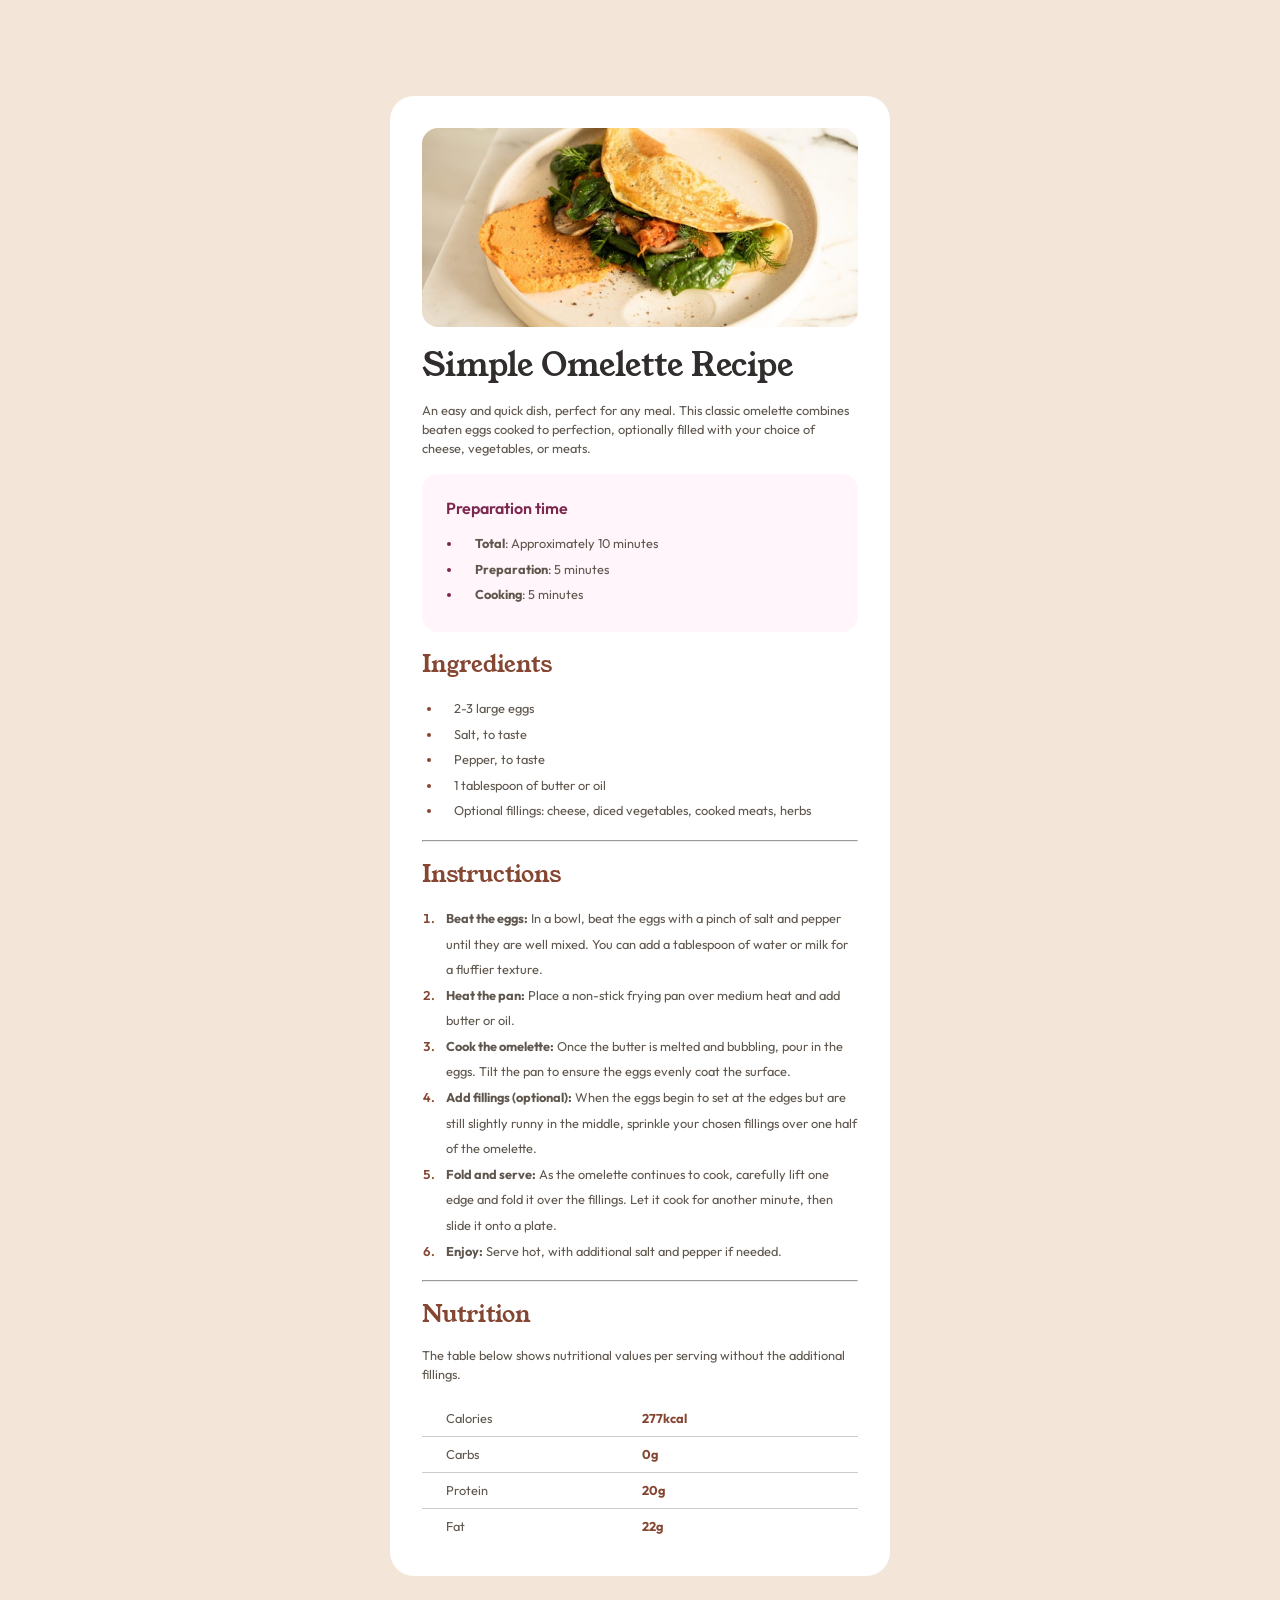
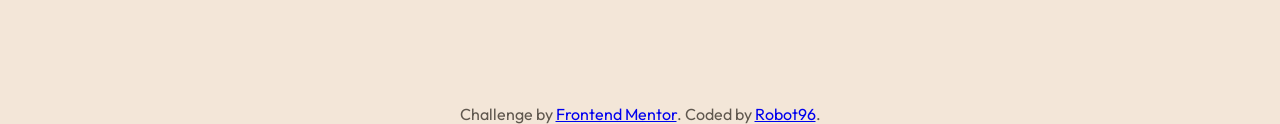
<file: recipe-page-main/recipe-page-main/index.html>
<!DOCTYPE html>
<html lang="en">

<head>
  <meta charset="UTF-8">
  <!-- Makes the page scale properly on the user's device -->
  <meta name="viewport" content="width=device-width, initial-scale=1.0">

  <link rel="icon" type="image/png" sizes="32x32" href="./assets/images/favicon-32x32.png">

  <!-- Start loading the fonts early -->
  <link
    rel="preload"
    href="./assets/fonts/outfit/Outfit-VariableFont_wght.ttf"
    as="font"
    type="font/truetype"
    crossorigin />

  <link
    rel="preload"
    href="./assets/fonts/young-serif/YoungSerif-Regular.ttf"
    as="font"
    type="font/truetype"
    crossorigin />

  <link rel="stylesheet" href="./styles.css">
  <title>Frontend Mentor | Recipe page</title>
</head>

<body>
  <div class="container">
    <main class="recipe">

      <img
        class="recipe__image"
        src="./assets/images/image-omelette.jpeg"
        alt="Image of a simple omelette on a plate with garnishes"
        width="1312"
        height="600">

      <!-- Title and description -->
      <section class="recipe__details">
        <h1 class="recipe__title">Simple Omelette Recipe</h1>
        <p class="recipe__description">An easy and quick dish, perfect for any meal. This classic omelette combines beaten eggs cooked to perfection, optionally filled with your choice of cheese, vegetables, or meats.</p>
      </section>

      <!-- Preparation time -->
      <div class="recipe__prep-time">
        <h2 class="recipe__prep-time-title">Preparation time</h2>
        <ul class="recipe__prep-time-list">
          <li><strong>Total</strong>: Approximately 10 minutes</li>
          <li><strong>Preparation</strong>: 5 minutes</li>
          <li><strong>Cooking</strong>: 5 minutes</li>
        </ul>
      </div>

      <!-- Ingredients -->
      <div class="recipe__ingredients">
        <h3 class="recipe__ingredients-title">Ingredients</h3>
        <ul class="recipe__ingredients-list">
          <li>2-3 large eggs</li>
          <li>Salt, to taste</li>
          <li>Pepper, to taste</li>
          <li>1 tablespoon of butter or oil</li>
          <li>Optional fillings: cheese, diced vegetables, cooked meats, herbs</li>
        </ul>
      </div>

      <hr>

      <!-- Instructions -->
      <div class="recipe__instructions">
        <h3 class="recipe__instructions-title">Instructions</h3>
        <ol class="recipe__instructions-list">
          <li><strong>Beat the eggs:</strong> In a bowl, beat the eggs with a pinch of salt and pepper until they are well mixed. You can add a tablespoon of water or milk for a fluffier texture.</li>
          <li><strong>Heat the pan:</strong> Place a non-stick frying pan over medium heat and add butter or oil.</li>
          <li><strong>Cook the omelette:</strong> Once the butter is melted and bubbling, pour in the eggs. Tilt the pan to ensure the eggs evenly coat the surface.</li>
          <li><strong>Add fillings (optional):</strong> When the eggs begin to set at the edges but are still slightly runny in the middle, sprinkle your chosen fillings over one half of the omelette.</li>
          <li><strong>Fold and serve:</strong> As the omelette continues to cook, carefully lift one edge and fold it over the fillings. Let it cook for another minute, then slide it onto a plate.</li>
          <li><strong>Enjoy:</strong> Serve hot, with additional salt and pepper if needed.</li>
        </ol>
      </div>

      <hr>

      <!-- Nutrition: each row's th is the label, td is the value -->
      <div class="recipe__nutrition">
        <h3 class="recipe__nutrition-title">Nutrition</h3>
        <p class="recipe__nutrition-description">The table below shows nutritional values per serving without the additional fillings.</p>
        <table class="recipe__nutrition-table">
          <tr>
            <th scope="row" class="recipe__nutrition-table-label">Calories</th>
            <td class="recipe__nutrition-table-value"><strong>277kcal</strong></td>
          </tr>
          <tr>
            <th scope="row" class="recipe__nutrition-table-label">Carbs</th>
            <td class="recipe__nutrition-table-value"><strong>0g</strong></td>
          </tr>
          <tr>
            <th scope="row" class="recipe__nutrition-table-label">Protein</th>
            <td class="recipe__nutrition-table-value"><strong>20g</strong></td>
          </tr>
          <tr>
            <th scope="row" class="recipe__nutrition-table-label">Fat</th>
            <td class="recipe__nutrition-table-value"><strong>22g</strong></td>
          </tr>
        </table>
      </div>

    </main>

    <!-- Attribution -->
    <footer>
      Challenge by <a href="https://www.frontendmentor.io?ref=challenge">Frontend Mentor</a>.
      Coded by <a href="https://github.com/robotraja96">Robot96</a>.
    </footer>
  </div>
</body>

</html>
</file>
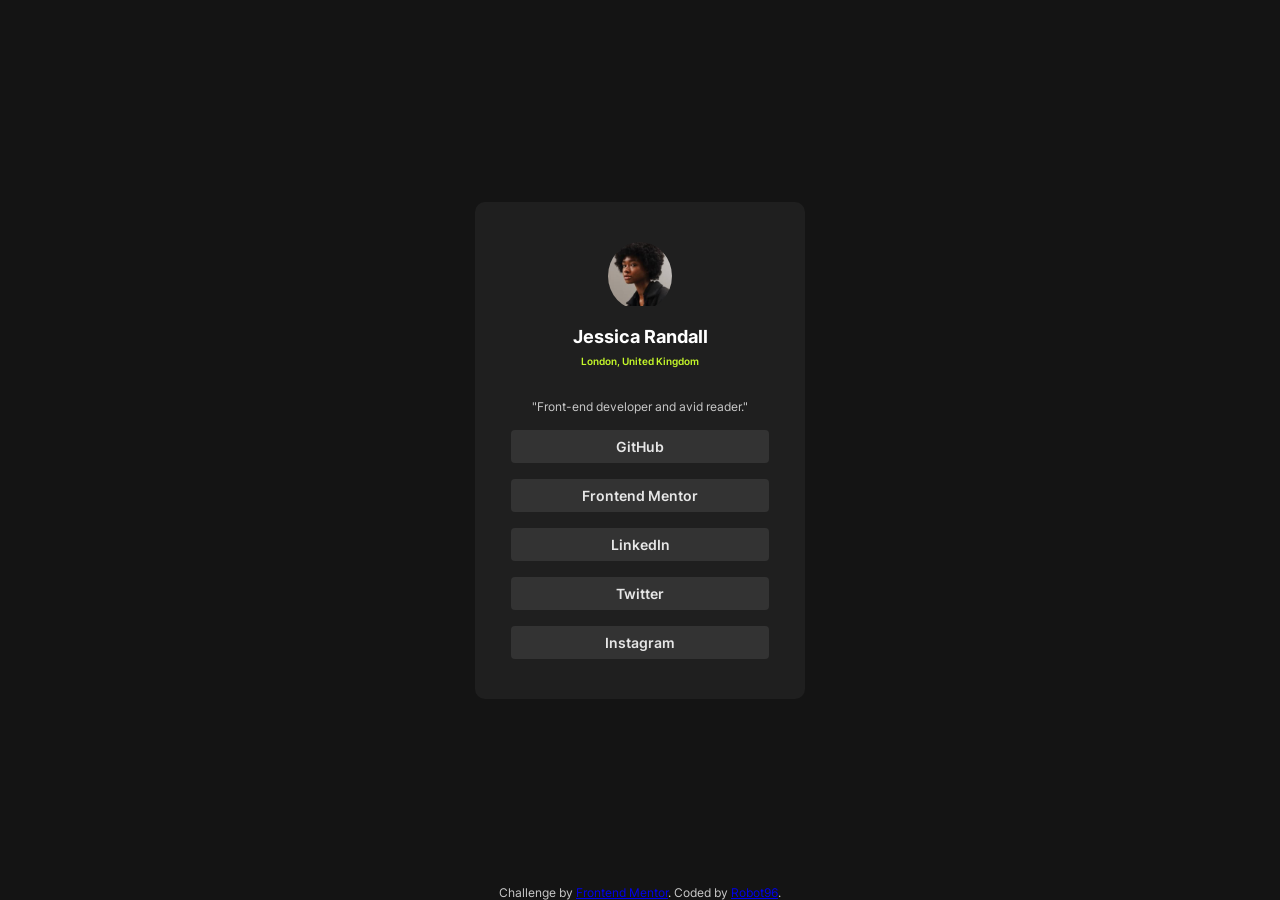
<file: social-links-profile-main/social-links-profile-main/index.html>
<!DOCTYPE html>
<html lang="en">

<head>
  <meta charset="UTF-8">
  <!-- Makes the page scale properly on the user's device -->
  <meta name="viewport" content="width=device-width, initial-scale=1.0">

  <link rel="icon" type="image/png" sizes="32x32" href="./assets/images/favicon-32x32.png">

  <title>Frontend Mentor | Social links profile</title>

  <style>
    /* ---------- Fonts (Inter, loaded from local files) ---------- */

    /* Regular */
    @font-face {
      font-family: 'Inter';
      src: url('./assets/fonts/static/Inter-Regular.ttf') format('truetype');
      font-weight: 400;
      font-style: normal;
      font-display: swap;
    }

    /* Semi-bold */
    @font-face {
      font-family: 'Inter';
      src: url('./assets/fonts/static/Inter-SemiBold.ttf') format('truetype');
      font-weight: 600;
      font-style: normal;
      font-display: swap;
    }

    /* Bold */
    @font-face {
      font-family: 'Inter';
      src: url('./assets/fonts/static/Inter-Bold.ttf') format('truetype');
      font-weight: 700;
      font-style: normal;
      font-display: swap;
    }

    /* ---------- Reset ---------- */

    /* Remove default browser spacing; padding and border count inside width */
    * {
      margin: 0;
      padding: 0;
      box-sizing: border-box;
    }

    /* ---------- Page layout ---------- */

    /* Full-height dark background; centers the card on the screen */
    .container {
      min-height: 100vh;
      display: flex;
      flex-direction: column;
      align-items: center;
      justify-content: center;
      background-color: hsl(0, 0%, 8%);
    }

    /* ---------- Card ---------- */

    .card {
      display: flex;
      flex-direction: column;
      align-items: center;
      justify-content: center;
      background-color: hsl(0, 0%, 12%);
      border-radius: 10px;
      padding: 40px 36px;
      gap: 16px;
      width: 330px;
    }

    /* Round avatar: the wrapper clips the image into a circle */
    .card-image {
      border-radius: 50%;
      overflow: hidden;
    }

    .card-image img {
      width: 64px;
      height: 64px;
      object-fit: cover;
    }

    /* ---------- Text styles ---------- */

    /* Shared font and colour for the text classes below */
    .bold,
    .semibold,
    .para {
      font-family: 'Inter', sans-serif;
      color: hsl(0, 0%, 100%);
    }

    .bold {
      font-weight: 700;
    }

    .semibold {
      font-weight: 600;
    }

    .para {
      font-weight: 400;
    }

    /* Name and location, stacked and centered */
    .name-place {
      display: flex;
      flex-direction: column;
      align-items: center;
      justify-content: center;
      margin-bottom: 16px;
    }

    .name {
      font-size: 18px;
      margin-bottom: 8px;
    }

    /* Location uses the lime accent colour */
    .place {
      color: hsl(75, 94%, 57%);
      font-size: 10px;
    }

    .description {
      text-align: center;
      font-size: 12px;
      padding: 0px 16px;
    }

    .description p {
      color: hsl(0, 0%, 80%);
    }

    /* ---------- Social links ---------- */

    /* Column of buttons; each one stretches to the full card width */
    .social-links {
      display: flex;
      flex-direction: column;
      align-items: stretch;
      justify-content: center;
      gap: 16px;
      width: 100%;
    }

    /* The whole grey bar is the link, so the entire bar is clickable */
    .link {
      background-color: hsl(0, 0%, 20%);
      font-size: 14px;
      text-align: center;
      padding: 8px 16px;
      border-radius: 4px;
      color: hsl(0, 0%, 90%);
      text-decoration: none;
    }

    /* Hover (mouse) and focus (keyboard Tab) share the same lime look */
    .link:hover,
    .link:focus {
      background-color: hsl(75, 94%, 57%);
      color: hsl(0, 0%, 12%);
    }

    /* ---------- Footer ---------- */

    /* Pinned to the bottom of the page */
    footer {
      font-size: 12px;
      text-align: center;
      position: absolute;
      bottom: 0;
      color: hsl(0, 0%, 80%);
      font-family: 'Inter', sans-serif;
    }
  </style>
</head>

<body>
  <div class="container">

    <!-- Profile card -->
    <div class="card">

      <!-- Avatar -->
      <div class="card-image">
        <img src="./assets/images/avatar-jessica.jpeg" alt="Jessica image">
      </div>

      <!-- Name and location -->
      <div class="name-place">
        <h1 class="name bold">Jessica Randall</h1>
        <p class="place semibold">London, United Kingdom</p>
      </div>

      <!-- Short bio -->
      <div class="description">
        <p class="para">"Front-end developer and avid reader."</p>
      </div>

      <!-- Social links: each <a> is one full-width button -->
      <div class="social-links">
        <a href="https://github.com/robotraja96" class="link semibold">GitHub</a>
        <a href="https://www.frontendmentor.io/profile/robotraja96" class="link semibold">Frontend Mentor</a>
        <a href="https://www.linkedin.com/in/" class="link semibold">LinkedIn</a>
        <a href="https://x.com/" class="link semibold">Twitter</a>
        <a href="https://www.instagram.com/" class="link semibold">Instagram</a>
      </div>
    </div>

    <!-- Attribution -->
    <footer>
      Challenge by <a href="https://www.frontendmentor.io?ref=challenge">Frontend Mentor</a>.
      Coded by <a href="https://github.com/robotraja96">Robot96</a>.
    </footer>

  </div>
</body>

</html>
</file>
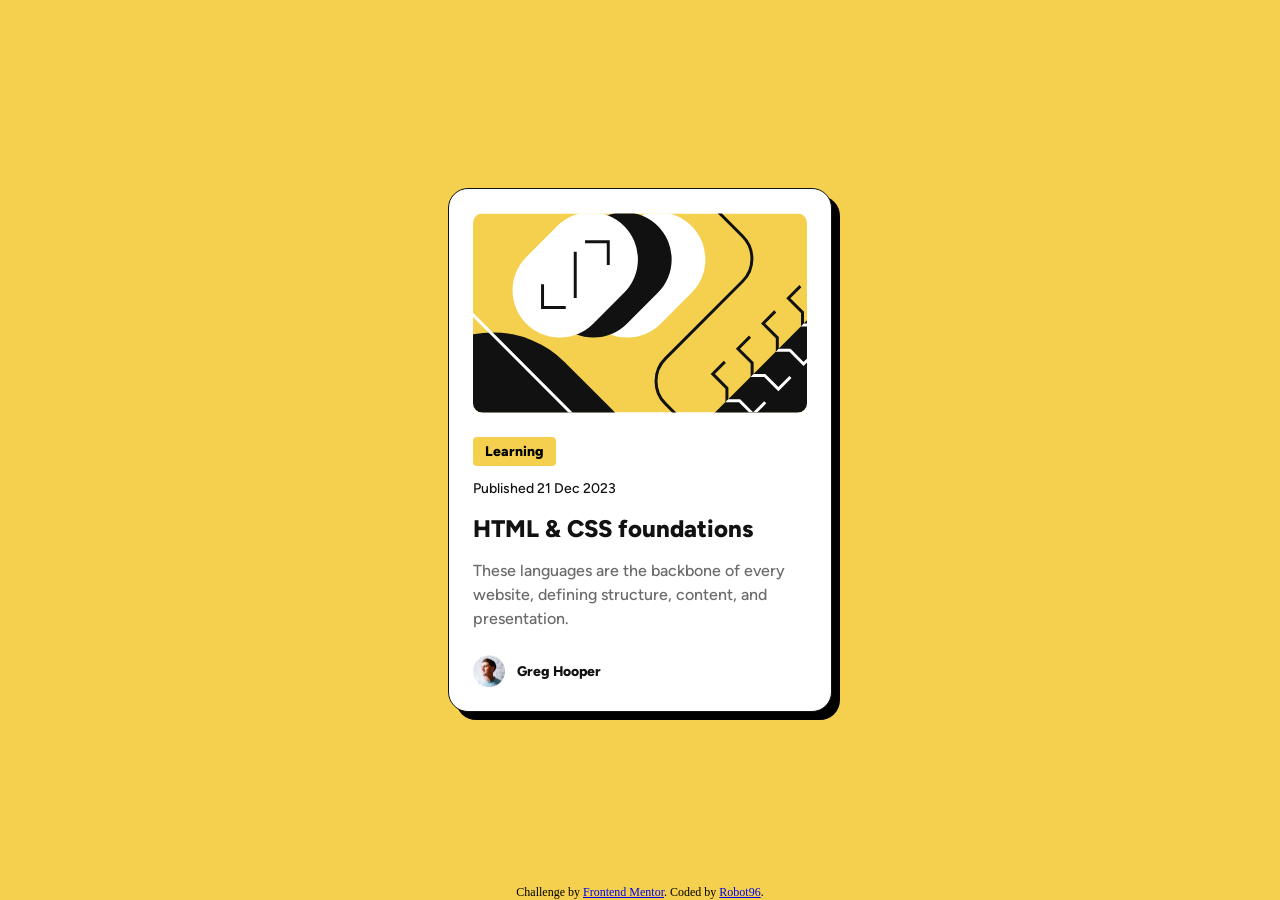
<file: Blog_Preview_Card/blog-preview-card-main/blog-preview-card-main/index.html>
<!DOCTYPE html>
<html lang="en">
<head>
  <meta charset="UTF-8">
  <meta name="viewport" content="width=device-width, initial-scale=1.0"> <!-- displays site properly based on user's device -->

  <link rel="icon" type="image/png" sizes="32x32" href="./assets/images/favicon-32x32.png">
  
  <title>Frontend Mentor | Blog preview card</title>

  <style>
      @font-face {
    font-family: 'Figtree';
    src: url('./assets/fonts/Figtree-VariableFont_wght.ttf') format('truetype');
    font-weight: 500 800;
    font-style: normal;
    font-display: swap;
  }



    *{
      margin: 0;
      padding: 0;
      box-sizing: border-box;
    }

    body{
      background-color: #F4D04E;

    }

    .container{
      width: 100%;
      min-height: 100vh;
      display: flex;
      flex-direction: column;
      align-items: center;
      justify-content: center;

    }

    #illustration-article{
      height: 200px;
      border-radius: 10px;
    }

    .card {
      width:384px;
      border-radius: 20px;
      background-color: white;
      display: flex;
      flex-direction: column;
      align-items: flex-start;
      justify-content: flex-start;
      padding: 24px;
      gap:24px;
      box-shadow:8px 8px 0px 0px rgba(0, 0, 0, 100%);
      border: 1px solid hsl(0, 0%, 7%);
    }

    .learning {
      font-size: 14px;
      font-weight: 800;
      color: hsl(0,0, 7%);
      text-align: left;
      font-family: 'Figtree', sans-serif;
      line-height: 150%;
      letter-spacing: 0px;
      padding: 4px 12px;
      background-color: #F4D04E;
      border-radius: 4px;


    }

    .text {
      display: flex;
      flex-direction: column;
      align-items: flex-start;
      justify-content: flex-start;
      padding: 0px;
      gap: 12px;
    }

    .published {
      font-size: 14px;
      font-weight: 500;
      color: hsl(0, 0%, 7%);
      text-align: left;
      font-family: 'Figtree', sans-serif;
      line-height: 150%;
      letter-spacing: 0px;
      padding: 0px;
      margin: 0px;
    }
h1{
  font-size: 24px;
  font-weight: 800;
  color: hsl(0, 0%, 7%);
  text-align: left;
  font-family: 'Figtree', sans-serif;
  line-height: 150%;
  letter-spacing: 0px;
  padding: 0px;
  margin: 0px;
}

h1:hover{
  color: #F4D04E;
}
.description{
  font-size: 16px;
  font-weight: 500;
  color: hsl(0, 0%, 42%);
  text-align: left;
  font-family: 'Figtree', sans-serif;
  line-height: 150%;
  letter-spacing: 0px;
  padding: 0px;
  margin: 0px;
}

.attribution{
  display:flex;
  flex-direction: row;
  align-items: center;
  justify-content: flex-start;
  padding: 0px;
  margin: 0px;
}

#author-avatar {
  width:32px;
  height: 32px;

}

#author-name{
  font-size: 14px;
  font-weight: 800;
  color: hsl(0, 0%, 7%);
  text-align: left;
  font-family: 'Figtree', sans-serif;
  line-height: 150%;
  letter-spacing: 0px;
  padding: 0px;
  margin: 5.5px 0px 5.5px 12px;
}

    footer {
  
      font-size: 12px;
      text-align: center;
      position: absolute;
      bottom: 0;
    }
  </style>
</head>
<body>
<div class="container">
  <div class="card">
    <img id="illustration-article" src="./assets/images/illustration-article.svg" alt="Design illustration">
    <div class="text">  
    
        <div class="learning">Learning</div>

        <p class="published">Published 21 Dec 2023</p>

        <h1>HTML & CSS foundations</h1>

        <p class="description">These languages are the backbone of every website, defining structure, content, and presentation.</p>
    </div>  
    <div class="attribution">
      <img id="author-avatar" src="./assets/images/image-avatar.webp" alt="Author image">
        <p id="author-name">Greg Hooper</p>
    </div>
  </div>
 

   <footer >
    Challenge by <a href="https://www.frontendmentor.io?ref=challenge">Frontend Mentor</a>. 
    Coded by <a href="https://github.com/robotraja96">Robot96</a>.
  </footer>
</div>

  

</body>
</html>
</file>
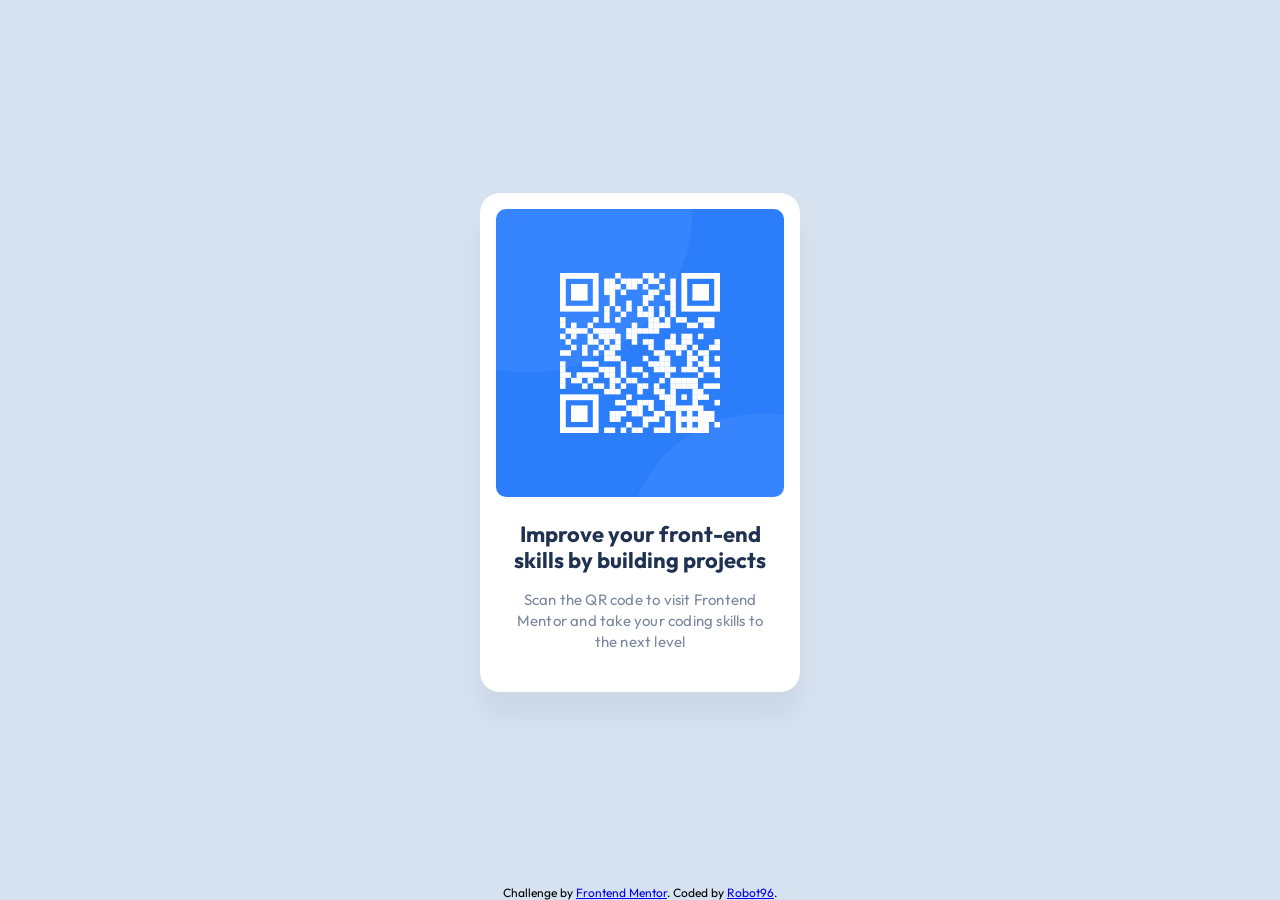
<file: QR_Code/qr-code-component-main/qr-code-component-main/index.html>
<!DOCTYPE html>
<html lang="en">
<head>
  <meta charset="UTF-8">
  <meta name="viewport" content="width=device-width, initial-scale=1.0"> <!-- displays site properly based on user's device -->

  <link rel="icon" type="image/png" sizes="32x32" href="./images/favicon-32x32.png">
  
  <title>Frontend Mentor | QR code component</title>


  <style>
/* font-family: import from google */
    @import url('https://fonts.googleapis.com/css2?family=Outfit:wght@100..900&display=swap');
    
/* border box and reset default margin and padding */
    *{
      margin: 0;
      padding: 0;
      box-sizing: border-box;
    }
   /* body styling - entire page is a flexbox */ 
    body {
  
      font-family: 'Outfit', sans-serif;
      display: flex;
      flex-direction: column;
      align-items: center;
      justify-content: center;
      background-color: hsl(212, 45%, 89%);
      min-height: 100vh;
    
    }
    /* container styling */
    .container {
      display: flex;
      flex-direction: column;
      align-items: center;
      justify-content: center;
      width: 320px;
      padding: 16px 16px 40px 16px;
      background-color: #ffffff;
      border-radius: 20px;
      box-shadow: 0px 25px 25px 0px rgba(0, 0, 0, 4.77%); 
      margin:auto; /* To push the footer to the bottom */
}

      
    
    /* qr-code styling */
    .qr-code {
      width: 288px;
      height: 288px;
      border-radius: 10px;
      margin-bottom: 24px;
    }
/* h1 and p styling */
    h1 {
      font-size: 22px;
      font-weight: 700;
      color: hsl(218, 44%, 22%);
      text-align: center;
      font-family: 'Outfit', sans-serif;
      line-height: 120%;
      letter-spacing: 0px;
      padding:0px;
      margin-bottom: 16px;
    }

    p {
      font-size: 15px;
      font-weight: 400;
      color: hsl(220, 15%, 55%);
      text-align: center;
      font-family: 'Outfit', sans-serif;
      line-height: 140%;
      letter-spacing: 0.2px;
      padding:0px 16px;
      margin: 0px;
    }

    /* footer styling */
    footer {
  
      font-size: 12px;
      text-align: center;
    }
    
  </style>
</head>
<body>
<div class="container">
  <img class="qr-code" src="./images/image-qr-code.png" alt="qr-code">
  <h1>Improve your front-end skills by building projects</h1>
  <p>Scan the QR code to visit Frontend Mentor and take your coding skills to the next level</p>
</div>
  <footer class="attribution">
    Challenge by <a href="https://www.frontendmentor.io?ref=challenge">Frontend Mentor</a>. 
    Coded by <a href="https://github.com/robotraja96">Robot96</a>.
  </footer>
</body>
</html>
</file>
<file: recipe-page-main/recipe-page-main/styles.css>
/* ---------- Fonts ---------- */

/* Outfit is a Variable Font (supports a weight range) */
@font-face {
  font-family: 'Outfit';
  src: url('./assets/fonts/outfit/Outfit-VariableFont_wght.ttf') format('truetype');
  font-weight: 400 700;
  font-style: normal;
  font-display: swap;
}

/* Young Serif is a Static/Regular Font (single weight) */
@font-face {
  font-family: 'Young Serif';
  src: url('./assets/fonts/young-serif/YoungSerif-Regular.ttf') format('truetype');
  font-weight: 400 700;
  font-style: normal;
  font-display: swap;
}

/* ---------- Reset ---------- */

/* Use a more-intuitive box-sizing model */
*, *::before, *::after {
  box-sizing: border-box;
}

/* Remove default margin */
*:not(dialog) {
  margin: 0;
  padding: 0;
}

/* ---------- Variables and base styles ---------- */

:root {
  --white: hsl(0, 0%, 100%);

  --stone-100: hsl(30, 54%, 90%);
  --stone-150: hsl(30, 18%, 87%);
  --stone-600: hsl(30, 10%, 34%);
  --stone-900: hsl(24, 5%, 18%);

  --brown-800: hsl(14, 45%, 36%);

  --rose-800: hsl(332, 51%, 32%);
  --rose-50: hsl(330, 100%, 98%);

  --young-serif: 'Young Serif', serif;
  --outfit: 'Outfit', sans-serif;
}

/* Default text style; most elements inherit this */
body {
  font-family: var(--outfit);
  font-weight: 400;
  font-size: 0.8rem;
  color: var(--stone-600);
  background-color: var(--stone-100);
}

/* ---------- Page layout ---------- */

/* Full-height background; centers the card */
.container {
  display: flex;
  min-height: 100vh;
  justify-content: center;
  align-items: center;
  background-color: var(--stone-100);
  flex-direction: column;
}

/* ---------- Card ---------- */

/* Top and bottom margin keeps the card off the screen edges */
.recipe {
  width: 39%;
  background-color: var(--white);
  display: flex;
  flex-direction: column;
  padding: 2rem;
  border-radius: 1.5rem;
  gap: 1rem;
  margin-bottom: 6rem;
  margin-top: 6rem;
}

/* Small screens: wider card and smaller title */
@media (max-width: 500px) {
  .recipe {
    width: 80%;
  }
}

/* height: auto overrides the height="600" attribute in the HTML */
.recipe__image {
  width: 100%;
  height: auto;
  object-fit: cover;
  border-radius: 1rem;
}

/* ---------- Title and description ---------- */

.recipe__details {
  display: flex;
  flex-direction: column;
  gap: 0.8rem;
}

.recipe__title {
  font-family: var(--young-serif);
  font-weight: 700;
  font-size: 2rem;
  color: var(--stone-900);
}

@media (max-width: 500px) {
  .recipe__title {
    font-size: 1.5rem;
  }
}

.recipe__description {
  line-height: 1.5;
}

/* ---------- Preparation time ---------- */

.recipe__prep-time {
  display: flex;
  flex-direction: column;
  gap: 0.8rem;
  padding: 1.5rem;
  background-color: var(--rose-50);
  border-radius: 1rem;
}

.recipe__prep-time-title {
  font-weight: 600;
  font-size: 1rem;
  color: var(--rose-800);
}

.recipe__prep-time-list {
  line-height: 2;
  padding-left: 1rem;
}

/* ::marker can't take padding, so the li is padded to space bullet and text */
.recipe__prep-time-list li {
  padding-left: 0.8rem;
}

.recipe__prep-time-list li::marker {
  color: var(--rose-800);
}

/* ---------- Section titles (shared style) ---------- */

.recipe__ingredients-title,
.recipe__instructions-title,
.recipe__nutrition-title {
  font-family: var(--young-serif);
  font-weight: 600;
  font-size: 1.45rem;
  color: var(--brown-800);
}

/* ---------- Ingredients ---------- */

.recipe__ingredients {
  display: flex;
  flex-direction: column;
  gap: 1rem;
}

.recipe__ingredients-list {
  line-height: 2;
  padding-left: 1.2rem;
}

.recipe__ingredients-list li {
  padding-left: 0.8rem;
}

.recipe__ingredients-list li::marker {
  color: var(--brown-800);
}

/* ---------- Instructions ---------- */

.recipe__instructions {
  display: flex;
  flex-direction: column;
  gap: 1rem;
}

.recipe__instructions-list {
  line-height: 2;
  padding-left: 1rem;
}

.recipe__instructions-list li {
  padding-left: 0.5rem;
}

.recipe__instructions-list li::marker {
  color: var(--brown-800);
  font-weight: 600;
}

/* ---------- Nutrition ---------- */

.recipe__nutrition {
  display: flex;
  flex-direction: column;
  gap: 1rem;
}

.recipe__nutrition-description {
  line-height: 1.5;
}

/* Row label (th); width sets where the value column starts */
.recipe__nutrition-table-label {
  font-weight: 400;
  font-size: 0.8rem;
  color: var(--stone-600);
  line-height: 1.5;
  text-align: left;
  width: 45%;
}

.recipe__nutrition-table-value {
  font-weight: 600;
  font-size: 0.8rem;
  color: var(--brown-800);
  line-height: 1.5;
}

/* Collapse is needed for the row lines to show */
.recipe__nutrition-table {
  border-collapse: collapse;
}

/* Line under every row except the last */
.recipe__nutrition-table tr:not(:last-child) td,
.recipe__nutrition-table tr:not(:last-child) th {
  border-bottom: 1.5px solid hsl(0, 0%, 80%);
}

.recipe__nutrition-table td,
.recipe__nutrition-table th {
  padding: 0.5rem 1.5rem;
}

/* ---------- Footer ---------- */

footer {
  text-align: center;
  margin-top: 2rem;
  font-weight: 400;
  font-size: 1rem;
  color: var(--stone-600);
}
</file>
